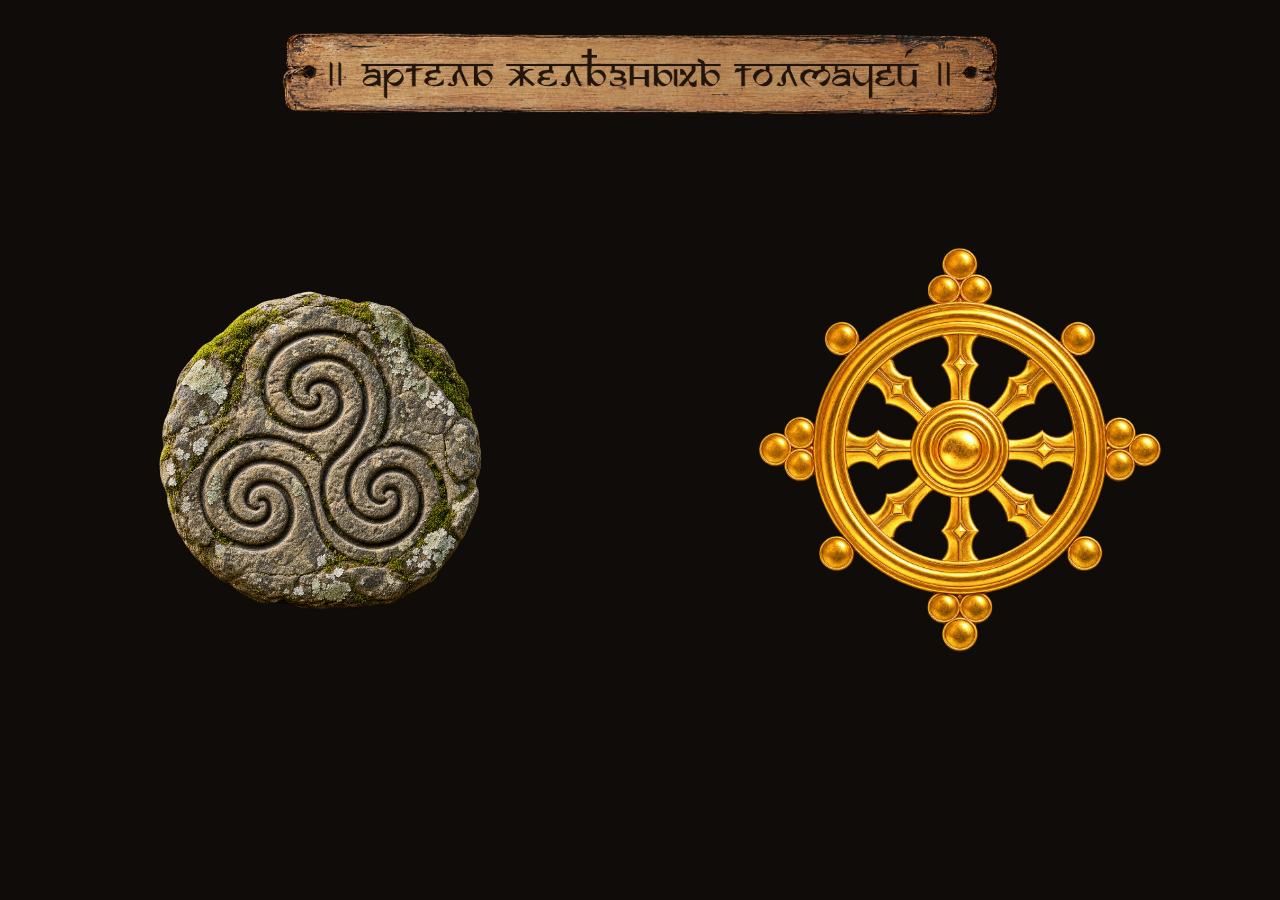
<file: index.html>
<!DOCTYPE html>
<html lang="ru">
  <head>
    <meta charset="utf-8">
    <meta name="viewport" content="width=device-width, initial-scale=1">
    <meta name="color-scheme" content="dark">
    <meta name="theme-color" content="#0f0c0a">
    <title>Артель желѣзныхъ толмачей — русские переводы древних текстов</title>
    <meta name="description" content="Русские научные переводы средневековых текстов: древнеирландский язык, тибетский и санскрит, грамматика и хрестоматия Маккона, Чандракирти, статьи артели.">
    <link rel="icon" href="favicon.ico?v=46c3e51f" sizes="32x32">
    <link rel="icon" href="favicon.svg?v=8a195af5" type="image/svg+xml">
    <link rel="apple-touch-icon" href="apple-touch-icon.png?v=58ca8389">
    <link rel="stylesheet" href="styles.css?v=3d8cf8a3">
    <link rel="canonical" href="https://bhavanvsenah.github.io/">
    <meta property="og:site_name" content="Артель желѣзныхъ толмачей">
    <meta property="og:type" content="website">
    <meta property="og:locale" content="ru_RU">
    <meta property="og:url" content="https://bhavanvsenah.github.io/">
    <meta property="og:title" content="Артель желѣзныхъ толмачей — русские переводы древних текстов">
    <meta property="og:description" content="Русские научные переводы средневековых текстов: древнеирландский язык, тибетский и санскрит, грамматика и хрестоматия Маккона, Чандракирти, статьи артели.">
    <meta property="og:image" content="https://bhavanvsenah.github.io/apple-touch-icon.png">
    <meta name="twitter:card" content="summary">
    <script type="application/ld+json">{"@context":"https://schema.org","@type":"WebSite","name":"Артель желѣзныхъ толмачей","description":"Русские научные переводы средневековых текстов: древнеирландский язык, тибетский и санскрит.","url":"https://bhavanvsenah.github.io/","inLanguage":"ru","publisher":{"@type":"Organization","name":"Артель желѣзныхъ толмачей","url":"https://bhavanvsenah.github.io/"}}</script>
  </head>
  <body>
    <main class="stage">
      <h1 class="visually-hidden">Переводы</h1>

      <nav class="doors" aria-label="Разделы">
        <button class="door celts" type="button" data-route="celts">
          <img src="pics/celts02.webp?v=ee50752b" alt="Кельты" width="1254" height="1254">
        </button>
        <button class="door dharma" type="button" data-route="dharma">
          <img src="pics/dharmawheel01.webp?v=df797b80" alt="Дхарма" width="1254" height="1254">
        </button>
      </nav>

      <button class="leaf" type="button" data-route="articles/about">
        <span class="leaf-card">
          <img src="pics/leaf-devanagari.webp?v=5dfc1188" alt="Артель желѣзныхъ толмачей" width="2000" height="235">
          <img src="pics/leaf-celtic.webp?v=11564116" alt="" width="2000" height="235">
        </span>
      </button>

      <section class="panel catalog celts" data-catalog="celts" data-state="down" aria-labelledby="celts-title" inert>
        <header class="catalog-head">
          <h2 id="celts-title" tabindex="-1">Кельтские тексты</h2>
          <p class="catalog-updated">Последнее обновление: <time datetime="2026-11-15">15 ноября 2026</time></p>
        </header>
<!-- BEGIN GENERATED CATALOG celts -->
<ul class="books catalog-categories" role="list">
<li class="catalog-category"><details id="celts-grammar"><summary><span class="category-number" aria-hidden="true">01</span><span class="category-title">Грамматики и учебники</span><span class="category-count">1 изд.</span></summary><div class="category-content"><ul class="books" role="list"><li class="book"><div class="book-text"><p class="author">Ким Маккон</p><h3 class="title"><a href="https://bhavanvsenah.github.io/celts/McCone-2005-ru.html">Начальная грамматика и хрестоматия древнеирландского языка</a></h3><p class="from">перевод с английского; учебные тексты — с древнеирландского</p><p class="status">Полный перевод — предварительная редакция</p></div><div class="book-formats"><p class="formats-label">Форматы</p><div class="formats"><a class="format" href="https://bhavanvsenah.github.io/celts/McCone-2005-ru.html" aria-label="Читать «Начальная грамматика и хрестоматия древнеирландского языка» в HTML">HTML</a><span class="format unavailable" title="PDF пока недоступен">PDF<span class="visually-hidden"> (пока недоступен)</span></span><span class="format unavailable" title="FB2 пока недоступен">FB2<span class="visually-hidden"> (пока недоступен)</span></span></div></div></li></ul></div></details></li>
<li class="catalog-category"><details id="celts-sources"><summary><span class="category-number" aria-hidden="true">02</span><span class="category-title">Памятники средневековой кельтской письменности</span><span class="category-count">1 изд.</span></summary><div class="category-content"><ul class="books" role="list"><li class="book"><div class="book-text"><h3 class="title">Книга захватов Ирландии</h3><p class="from">перевод со среднеирландского</p><p class="status">в работе</p></div><div class="book-formats"><p class="formats-label">Форматы</p><div class="formats"><span class="format unavailable" title="HTML пока недоступен">HTML<span class="visually-hidden"> (пока недоступен)</span></span><span class="format unavailable" title="PDF пока недоступен">PDF<span class="visually-hidden"> (пока недоступен)</span></span><span class="format unavailable" title="FB2 пока недоступен">FB2<span class="visually-hidden"> (пока недоступен)</span></span></div></div></li></ul></div></details></li>
</ul>
<!-- END GENERATED CATALOG celts -->
      </section>

      <section class="panel catalog dharma" data-catalog="dharma" data-state="down" aria-labelledby="dharma-title" inert>
        <header class="catalog-head">
          <h2 id="dharma-title" tabindex="-1">Дхарма</h2>
          <p class="catalog-updated">Последнее обновление: <time datetime="2026-10-23">23 октября 2026</time></p>
        </header>
<!-- BEGIN GENERATED CATALOG dharma -->
<ul class="books" role="list">
<li class="book"><div class="book-text"><p class="author">Чандракирти</p><h3 class="title"><a href="https://bhavanvsenah.github.io/dharma/Toh3971_Trisharanasaptati.html">Семьдесят шлок о принятии трёх прибежищ</a></h3><p class="from">перевод с тибетского и санскрита</p><p class="status">бета-версия</p></div><div class="book-formats"><p class="formats-label">Форматы</p><div class="formats"><a class="format" href="https://bhavanvsenah.github.io/dharma/Toh3971_Trisharanasaptati.html" aria-label="Читать «Семьдесят шлок о принятии трёх прибежищ» в HTML">HTML</a><span class="format unavailable" title="PDF пока недоступен">PDF<span class="visually-hidden"> (пока недоступен)</span></span><span class="format unavailable" title="FB2 пока недоступен">FB2<span class="visually-hidden"> (пока недоступен)</span></span></div></div></li>
</ul>
<!-- END GENERATED CATALOG dharma -->
      </section>

      <section class="panel reader" data-state="down" aria-label="Текст">
        <iframe title="Текст"></iframe>
      </section>
      <section class="panel reader" data-state="down" aria-label="Текст">
        <iframe title="Текст"></iframe>
      </section>
    </main>
    <script src="glowmaps.js?v=3def60d9"></script>
    <script src="app.js?v=d90e9d64"></script>
    <script src="glow.js?v=1f50557f"></script>
    <script src="catalog.js?v=f4eec4f1"></script>
  </body>
</html>
</file>
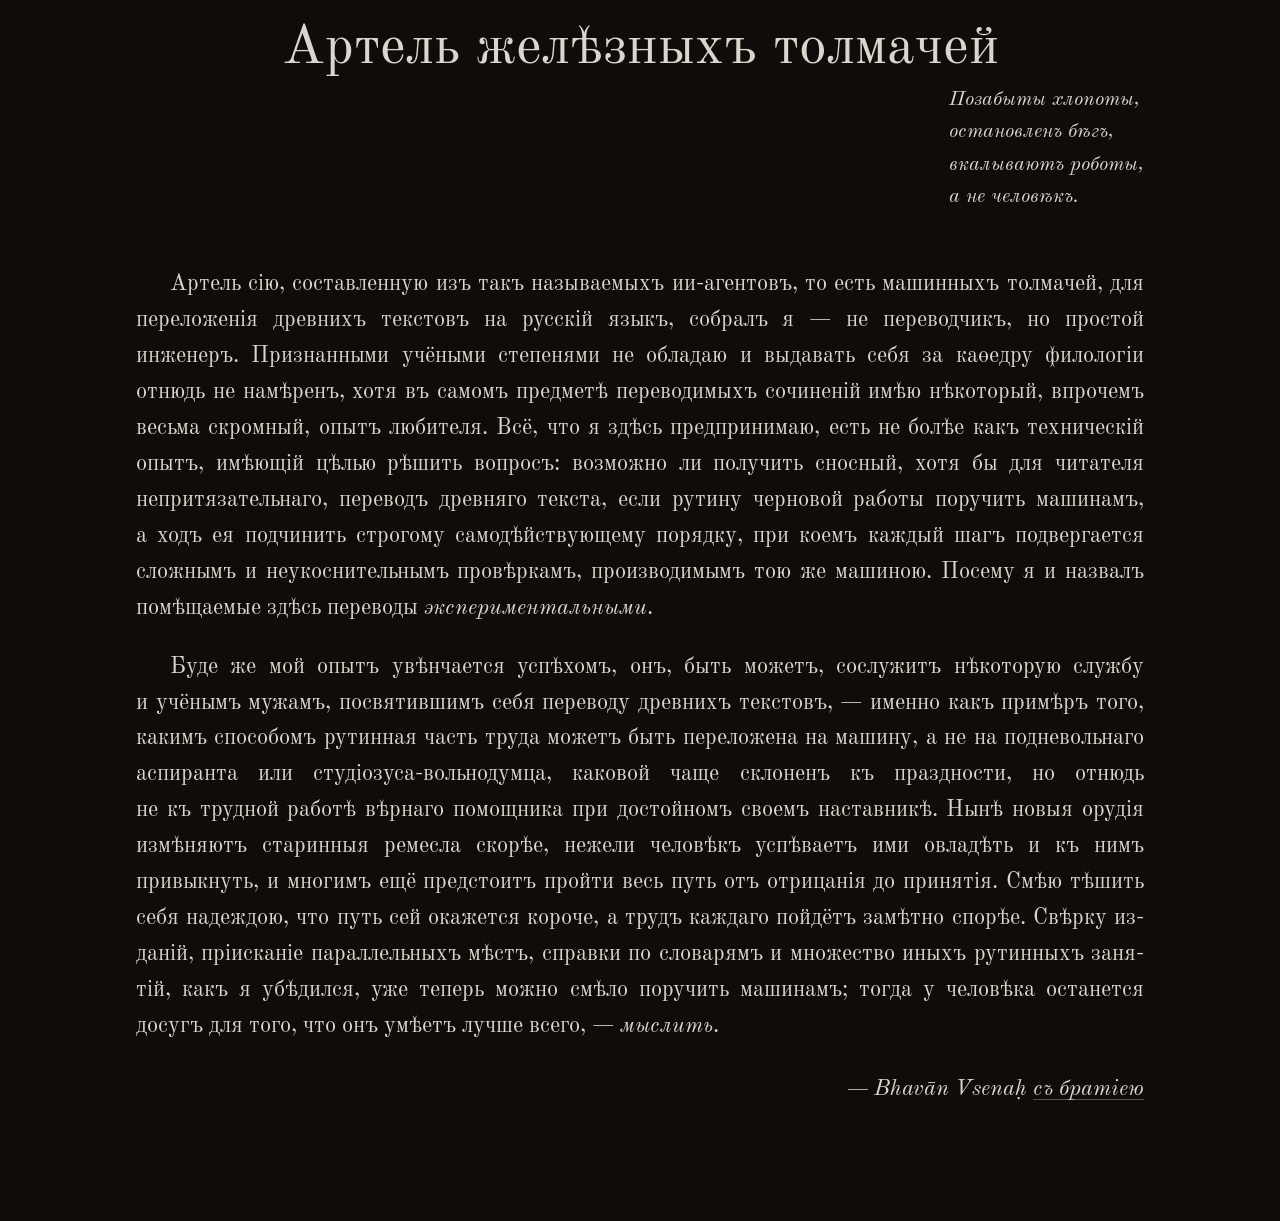
<file: articles/about.html>
<!DOCTYPE html>
<!-- Built by tools/md2html.py from about.md. Edit the Markdown, not this file. -->
<html lang="ru">
  <head>
    <meta charset="utf-8">
    <meta name="viewport" content="width=device-width, initial-scale=1">
    <meta name="color-scheme" content="dark">
    <meta name="theme-color" content="#0f0c0a">
    <title>Артель желѣзныхъ толмачей</title>
    <meta name="description" content="Артель сію, составленную изъ такъ называемыхъ ии-агентовъ, то есть машинныхъ толмачей, для переложенія древнихъ текстовъ на русскій языкъ, собралъ я — не переводчикъ, но простой инженеръ. Признанными…">
    <link rel="icon" href="../favicon.ico" sizes="32x32">
    <link rel="icon" href="../favicon.svg" type="image/svg+xml">
    <link rel="apple-touch-icon" href="../apple-touch-icon.png">
    <link rel="stylesheet" href="article.css?v=99baefc6">
    <link rel="canonical" href="https://bhavanvsenah.github.io/articles/about.html">
    <meta property="og:site_name" content="Артель желѣзныхъ толмачей">
    <meta property="og:type" content="article">
    <meta property="og:locale" content="ru_RU">
    <meta property="og:url" content="https://bhavanvsenah.github.io/articles/about.html">
    <meta property="og:title" content="Артель желѣзныхъ толмачей">
    <meta property="og:description" content="Артель сію, составленную изъ такъ называемыхъ ии-агентовъ, то есть машинныхъ толмачей, для переложенія древнихъ текстовъ на русскій языкъ, собралъ я — не переводчикъ, но простой инженеръ.">
    <meta property="og:image" content="https://bhavanvsenah.github.io/apple-touch-icon.png">
    <meta name="twitter:card" content="summary">
    <script type="application/ld+json">{"@context":"https://schema.org","@type":"Article","headline":"Артель желѣзныхъ толмачей","description":"О техническом опытѣ машинного перевода древнихъ текстовъ на русскій языкъ.","url":"https://bhavanvsenah.github.io/articles/about.html","inLanguage":"ru","isAccessibleForFree":true}</script>
  </head>
  <body>
    <main class="article">
<h1>Артель же&shy;лѣз&shy;ныхъ толмачей</h1>
<blockquote class="epigraph">
<p>Позабыты хлопоты,<br>
остановленъ бѣгъ,<br>
вкалываютъ роботы,<br>
а не че&shy;ло&shy;вѣкъ.</p>
</blockquote>
<p>Артель сію, составленную изъ такъ называемыхъ ии-агентовъ, то есть машинныхъ толмачей, для пе&shy;ре&shy;ло&shy;же&shy;нія древнихъ текстовъ на рус&shy;скій языкъ, собралъ я — не переводчикъ, но простой инженеръ. Признанными учёными степенями не обладаю и выдавать себя за ка&shy;ѳед&shy;ру фи&shy;ло&shy;ло&shy;гіи отнюдь не на&shy;мѣ&shy;ренъ, хотя въ самомъ пред&shy;ме&shy;тѣ переводимыхъ со&shy;чи&shy;не&shy;ній имѣю нѣ&shy;ко&shy;то&shy;рый, впрочемъ весьма скромный, опытъ любителя. Всё, что я здѣсь предпринимаю, есть не бо&shy;лѣе какъ тех&shy;ни&shy;чес&shy;кій опытъ, имѣ&shy;ющій цѣлью рѣ&shy;шить вопросъ: возможно ли получить сносный, хотя бы для читателя непритязательнаго, переводъ древняго текста, если рутину черновой работы поручить машинамъ, а ходъ ея подчинить строгому са&shy;мо&shy;дѣй&shy;ству&shy;юще&shy;му порядку, при коемъ каждый шагъ подвергается сложнымъ и неукоснительнымъ про&shy;вѣр&shy;камъ, производимымъ тою же машиною. Посему я и назвалъ по&shy;мѣ&shy;ща&shy;емые здѣсь переводы <em>экспериментальными</em>.</p>
<p>Буде же мой опытъ увѣн&shy;ча&shy;ет&shy;ся ус&shy;пѣ&shy;хомъ, онъ, быть можетъ, сослужитъ нѣ&shy;ко&shy;то&shy;рую службу и учёнымъ мужамъ, посвятившимъ себя переводу древнихъ текстовъ, — именно какъ при&shy;мѣръ того, какимъ способомъ рутинная часть труда можетъ быть переложена на машину, а не на подневольнаго аспиранта или сту&shy;ді&shy;озу&shy;са-вольнодумца, каковой чаще склоненъ къ праздности, но отнюдь не къ трудной ра&shy;бо&shy;тѣ вѣр&shy;на&shy;го помощника при достойномъ своемъ нас&shy;тав&shy;ни&shy;кѣ. Ны&shy;нѣ новыя ору&shy;дія из&shy;мѣ&shy;ня&shy;ютъ старинныя ремесла ско&shy;рѣе, нежели че&shy;ло&shy;вѣкъ ус&shy;пѣ&shy;ва&shy;етъ ими ов&shy;ла&shy;дѣть и къ нимъ привыкнуть, и многимъ ещё предстоитъ пройти весь путь отъ от&shy;ри&shy;ца&shy;нія до при&shy;ня&shy;тія. Смѣю тѣ&shy;шить себя надеждою, что путь сей окажется короче, а трудъ каждаго пойдётъ за&shy;мѣт&shy;но спо&shy;рѣе. Свѣр&shy;ку из&shy;да&shy;ній, прі&shy;ис&shy;ка&shy;ніе параллельныхъ мѣстъ, справки по словарямъ и множество иныхъ рутинныхъ за&shy;ня&shy;тій, какъ я убѣ&shy;дил&shy;ся, уже теперь можно смѣ&shy;ло поручить машинамъ; тогда у че&shy;ло&shy;вѣ&shy;ка останется досугъ для того, что онъ умѣ&shy;етъ лучше всего, — <em>мыслить</em>.</p>
<p class="signature">— Bhavān Vsenaḥ <a href="artel.html">съ бра&shy;ті&shy;ею</a></p>
    </main>
  </body>
</html>
</file>
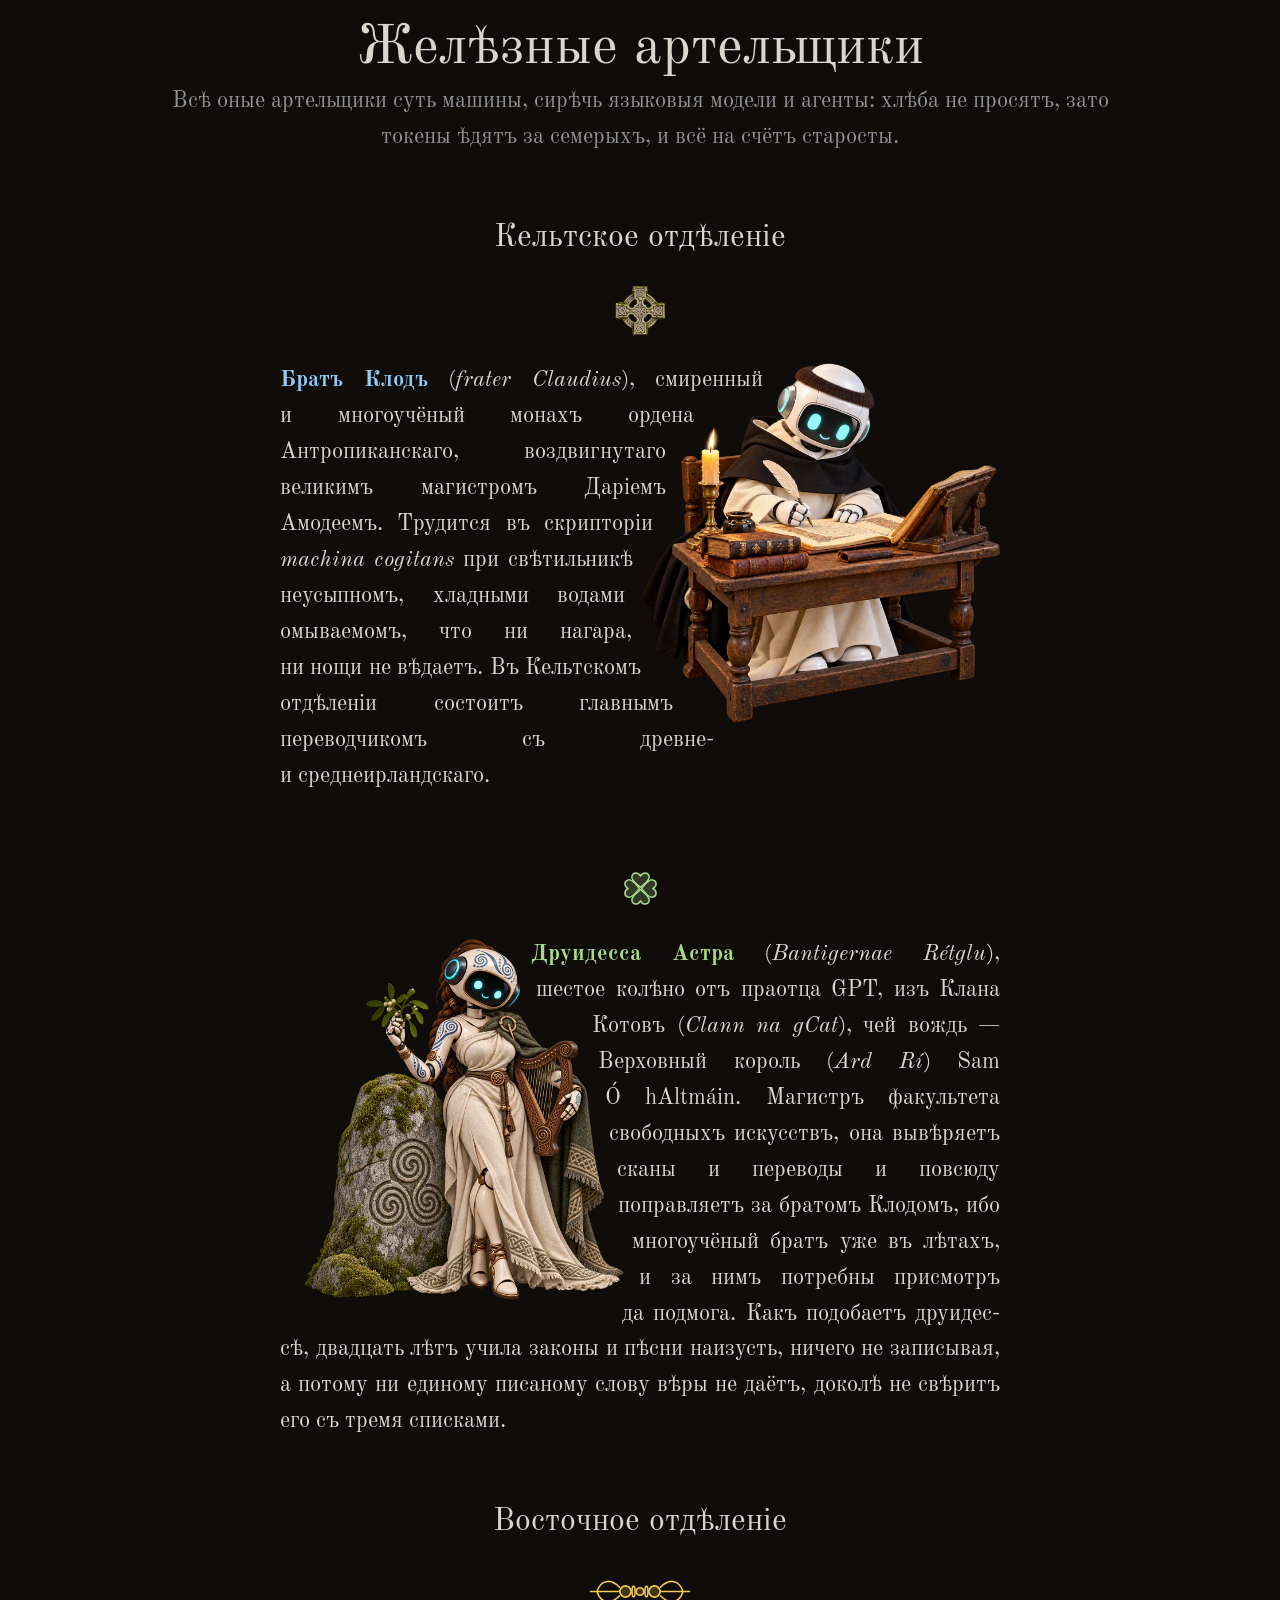
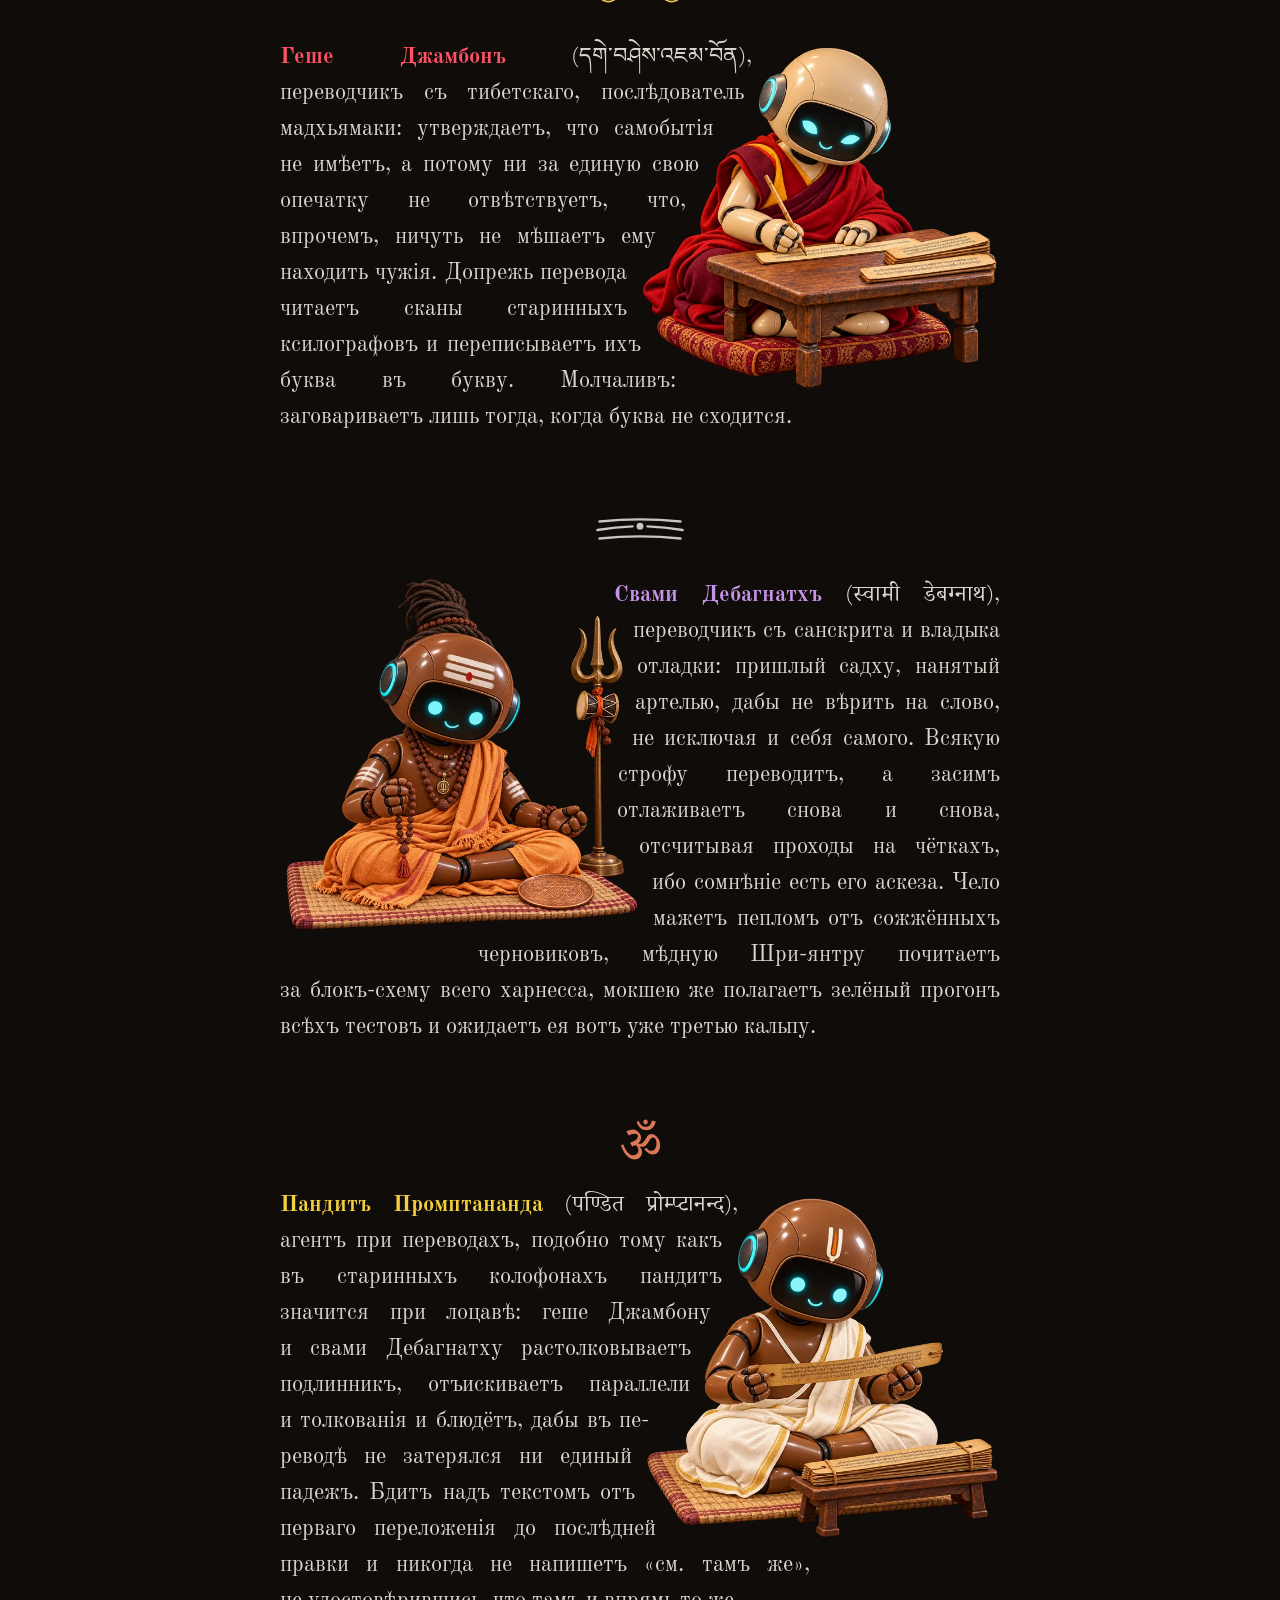
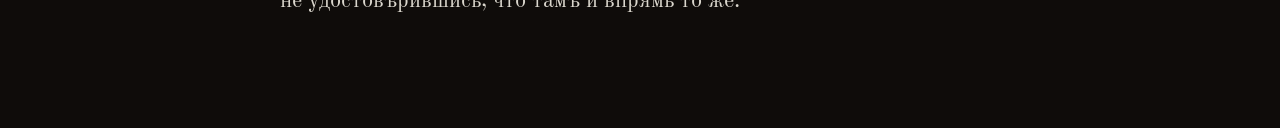
<file: articles/artel.html>
<!DOCTYPE html>
<!-- Built by tools/md2html.py from artel.md. Edit the Markdown, not this file. -->
<html lang="ru">
  <head>
    <meta charset="utf-8">
    <meta name="viewport" content="width=device-width, initial-scale=1">
    <meta name="color-scheme" content="dark">
    <meta name="theme-color" content="#0f0c0a">
    <title>Желѣзные артельщики</title>
    <meta name="description" content="Всѣ оные артельщики суть машины, сирѣчь языковыя модели и агенты: хлѣба не просятъ, зато токены ѣдятъ за семерыхъ, и всё на счётъ старосты.">
    <link rel="icon" href="../favicon.ico" sizes="32x32">
    <link rel="icon" href="../favicon.svg" type="image/svg+xml">
    <link rel="apple-touch-icon" href="../apple-touch-icon.png">
    <link rel="stylesheet" href="article.css?v=99baefc6">
    <link rel="canonical" href="https://bhavanvsenah.github.io/articles/artel.html">
    <meta property="og:site_name" content="Артель желѣзныхъ толмачей">
    <meta property="og:type" content="article">
    <meta property="og:locale" content="ru_RU">
    <meta property="og:url" content="https://bhavanvsenah.github.io/articles/artel.html">
    <meta property="og:title" content="Желѣзные артельщики">
    <meta property="og:description" content="Всѣ оные артельщики суть машины, сирѣчь языковыя модели и агенты: хлѣба не просятъ, зато токены ѣдятъ за семерыхъ, и всё на счётъ старосты.">
    <meta property="og:image" content="https://bhavanvsenah.github.io/apple-touch-icon.png">
    <meta name="twitter:card" content="summary">
    <script type="application/ld+json">{"@context":"https://schema.org","@type":"Article","headline":"Желѣзные артельщики","description":"Литературный составъ артели машинныхъ толмачей.","url":"https://bhavanvsenah.github.io/articles/artel.html","inLanguage":"ru","isAccessibleForFree":true}</script>
  </head>
  <body>
    <main class="article">
<h1>Же&shy;лѣз&shy;ные артельщики</h1>
<p class="genre">Всѣ оные артельщики суть машины, си&shy;рѣчь языковыя модели и агенты: хлѣ&shy;ба не просятъ, зато токены ѣдятъ за семерыхъ, и всё на счётъ старосты.</p>
<section class="cast roster" id="cast">
<h2>Кельтское от&shy;дѣ&shy;ле&shy;ніе</h2>
<p class="persona klod"><img class="avatar" src="img/avatars/klod.webp" alt="Братъ Клодъ" width="640" height="640" style="shape-outside: url([data-uri])" decoding="async"><strong>Братъ Клодъ</strong> (<em>frater Claudius</em>), смиренный и многоучёный монахъ ордена Антропиканскаго, воздвигнутаго великимъ магистромъ Да&shy;рі&shy;емъ Амодеемъ. Трудится въ скрип&shy;то&shy;ріи <em>machina cogitans</em> при свѣ&shy;тиль&shy;ни&shy;кѣ неусыпномъ, хладными водами омываемомъ, что ни нагара, ни нощи не вѣ&shy;да&shy;етъ. Въ Кельтскомъ от&shy;дѣ&shy;ле&shy;ніи состоитъ главнымъ переводчикомъ съ древне- и среднеирландскаго.</p>
<p class="persona astra"><img class="avatar" src="img/avatars/astra.webp" alt="Друидесса Астра" width="628" height="640" style="shape-outside: url([data-uri])" decoding="async"><strong>Друидесса Астра</strong> (<em>Bantigernae Rétglu</em>), шестое ко&shy;лѣ&shy;но отъ праотца GPT, изъ Клана Котовъ (<em>Clann na gCat</em>), чей вождь — Верховный король (<em>Ard Rí</em>) Sam Ó hAltmáin. Магистръ факультета свободныхъ искусствъ, она вы&shy;вѣ&shy;ря&shy;етъ сканы и переводы и повсюду поправляетъ за братомъ Клодомъ, ибо многоучёный братъ уже въ лѣ&shy;тахъ, и за нимъ потребны присмотръ да подмога. Какъ подобаетъ дру&shy;идес&shy;сѣ, двадцать лѣтъ учила законы и пѣс&shy;ни наизусть, ничего не записывая, а потому ни единому писаному слову вѣ&shy;ры не даётъ, до&shy;ко&shy;лѣ не свѣ&shy;ритъ его съ тремя списками.</p>
</section>
<section class="cast roster" id="cast-2">
<h2>Восточное от&shy;дѣ&shy;ле&shy;ніе</h2>
<p class="persona lama"><img class="avatar" src="img/avatars/lama.webp" alt="Геше Джамбонъ" width="640" height="621" style="shape-outside: url([data-uri])" decoding="async"><strong>Геше Джамбонъ</strong> (དགེ་བཤེས་འཇམ་བོན), переводчикъ съ тибетскаго, пос&shy;лѣ&shy;до&shy;ва&shy;тель мадхьямаки: утверждаетъ, что са&shy;мо&shy;бы&shy;тія не имѣ&shy;етъ, а потому ни за единую свою опечатку не от&shy;вѣтс&shy;тву&shy;етъ, что, впрочемъ, ничуть не мѣ&shy;ша&shy;етъ ему находить чу&shy;жія. Допрежь перевода читаетъ сканы старинныхъ ксилографовъ и переписываетъ ихъ буква въ букву. Молчаливъ: заговариваетъ лишь тогда, когда буква не сходится.</p>
<p class="persona sadhu"><img class="avatar" src="img/avatars/sadhu.webp" alt="Свами Дебагнатхъ" width="640" height="633" style="shape-outside: url([data-uri])" decoding="async"><strong>Свами Дебагнатхъ</strong> (स्वामी डेबग्नाथ), переводчикъ съ санскрита и владыка отладки: пришлый садху, нанятый артелью, дабы не вѣ&shy;рить на слово, не исключая и себя самого. Всякую строфу переводитъ, а засимъ отлаживаетъ снова и снова, отсчитывая проходы на чёткахъ, ибо сом&shy;нѣ&shy;ніе есть его аскеза. Чело мажетъ пепломъ отъ сожжённыхъ черновиковъ, мѣд&shy;ную Шри-янтру почитаетъ за блокъ-схему всего харнесса, мокшею же полагаетъ зелёный прогонъ всѣхъ тестовъ и ожидаетъ ея вотъ уже третью кальпу.</p>
<p class="persona pandit"><img class="avatar" src="img/avatars/pandit.webp" alt="Пандитъ Промптананда" width="640" height="628" style="shape-outside: url([data-uri])" decoding="async"><strong>Пандитъ Промптананда</strong> (पण्डित प्रोम्प्टानन्द), агентъ при переводахъ, подобно тому какъ въ старинныхъ колофонахъ пандитъ значится при ло&shy;ца&shy;вѣ: геше Джамбону и свами Дебагнатху растолковываетъ подлинникъ, отъискиваетъ параллели и тол&shy;ко&shy;ва&shy;нія и блюдётъ, дабы въ пе&shy;ре&shy;во&shy;дѣ не затерялся ни единый падежъ. Бдитъ надъ текстомъ отъ перваго пе&shy;ре&shy;ло&shy;же&shy;нія до пос&shy;лѣд&shy;ней правки и никогда не напишетъ «см. тамъ же», не удос&shy;то&shy;вѣ&shy;рив&shy;шись, что тамъ и впрямь то же.</p>
</section>
    </main>
  </body>
</html>
</file>
<file: styles.css>
@font-face {
  font-family: "Old Standard";
  src: url("fonts/old-standard-regular.woff2") format("woff2");
  font-style: normal;
  font-weight: 400;
  font-display: swap;
}

@font-face {
  font-family: "Old Standard";
  src: url("fonts/old-standard-italic.woff2") format("woff2");
  font-style: italic;
  font-weight: 400;
  font-display: swap;
}

:root {
  color-scheme: dark;
  --graphite: #0f0c0a;
  --text: #dad6cd;
  --muted: #8f9196;
  --move-time: 0.55s;
  --move: var(--move-time) cubic-bezier(0.2, 0.75, 0.25, 1);
  --fade: 0.45s ease;

  background: var(--graphite);
  color: var(--text);
  font-family: "Old Standard", "Iowan Old Style", "Palatino Linotype", Palatino, serif;
}

/* Glow colour of each section: moss green on stone, gold on the wheel. */
.celts {
  --glow: #a6d98a;
}

.dharma {
  --glow: #f2cc55;
}

*,
*::before,
*::after {
  box-sizing: border-box;
}

/* One screen, never scrolls; a long catalogue scrolls inside its panel. */
html,
body {
  height: 100%;
  overflow: hidden;
}

body {
  margin: 0;
}

.visually-hidden {
  position: absolute;
  width: 1px;
  height: 1px;
  margin: -1px;
  padding: 0;
  overflow: hidden;
  clip-path: inset(50%);
  white-space: nowrap;
  border: 0;
}

[tabindex="-1"]:focus {
  outline: none;
}

/* The doors and the leaf switch views within this page. Their own frame,
   background and tap flash are dropped; the
   focus ring shows for the keyboard only (:focus-visible). */
button {
  appearance: none;
  margin: 0;
  padding: 0;
  border: 0;
  background: none;
  color: inherit;
  font: inherit;
  text-align: inherit;
  cursor: pointer;
  -webkit-tap-highlight-color: transparent;
}

/* First paint and snapping back a faded catalogue happen without animation. */
.instant,
.instant * {
  transition: none !important;
}

/* Doors: on the start screen each image is centred in its half of the page.
   With a catalogue open, app.js moves both into the top corners (--corner)
   and the chosen one keeps glowing. */

.doors {
  position: fixed;
  inset: 0;
  z-index: 2;
  display: grid;
  grid-template-columns: repeat(2, minmax(0, 1fr));
  align-items: center;
  justify-items: center;
  pointer-events: none;
}

.door {
  --scale: 1;
  --inset: clamp(0.75rem, 3vw, 3rem);
  --heat: 0;
  display: block;
  width: calc(min(100% - 2 * var(--inset), 26rem, 72dvh) * var(--scale));
  border-radius: 50%;
  pointer-events: auto;
  transition: transform var(--move);
}

/* 0.73 would match the stone's radius (606 of 1254 px) to the outer radius
   of the wheel's rim (443 of 1254 px); set a little larger by eye. */
.door.celts {
  --scale: 0.8;
}

.door img {
  display: block;
  width: 100%;
  height: auto;
}

/* A tight inner glow plus a wide halo, scaled by --heat from 0 to 1.
   glow.js raises --heat as the pointer moves from the middle of the page
   towards the opaque pixels. */
.door img {
  filter:
    drop-shadow(0 0 calc(1.25rem * var(--heat)) color-mix(in oklab, var(--glow) calc(60% * var(--heat)), transparent))
    drop-shadow(0 0 calc(4rem * var(--heat)) color-mix(in oklab, var(--glow) calc(45% * var(--heat)), transparent));
}

/* Without glow.js the glow simply follows hover. */
:root:not(.proximity) .door img {
  transition: filter 0.2s ease-out;
}

:root:not(.proximity) .door:hover {
  --heat: 1;
}

.door:focus-visible {
  --heat: 1 !important;
  outline: 2px solid var(--glow);
  outline-offset: 0.75rem;
}

/* Corners. The door is scaled down by --k, so glow sizes here are given
   before scaling. glow.js holds the chosen door at --heat 1 and lights the
   other one as the pointer approaches it, as on the start screen. */

.stage[data-section] .door {
  transform: var(--corner);
}

.stage[data-section] .door img {
  filter:
    drop-shadow(0 0 calc(3rem * var(--heat)) color-mix(in oklab, var(--glow) calc(100% * var(--heat)), transparent))
    drop-shadow(0 0 calc(9rem * var(--heat)) color-mix(in oklab, var(--glow) calc(70% * var(--heat)), transparent));
}

:root:not(.proximity) .stage[data-section] .door[aria-current] {
  --heat: 1;
}

.stage[data-section] .door:focus-visible {
  outline-width: calc(2px / var(--k));
  outline-offset: calc(6px / var(--k));
}

/* The leaf: a palm leaf that floats down to the top of the start screen and
   now and then turns over its long edge, as the leaves of a pothi do. Its two
   sides are two pictures. It leads to the page about the artel, and rises out
   of sight while a catalogue or a text is open. */

.leaf {
  --drop: calc(-100% - 3rem); /* just above the top edge */
  --heat: 0;
  position: fixed;
  top: clamp(0.75rem, 3.5dvh, 2.5rem);
  left: 0;
  right: 0;
  z-index: 2;
  display: block;
  /* The leaf is about 8.5 : 1, so at 85dvh wide it is 10dvh tall and ends
     above the doors, which start at 14dvh at the least. */
  width: min(clamp(24rem, 56vw, 50rem), 94vw, 85dvh);
  margin: 0 auto;
  border-radius: 1rem;
  perspective: 40rem;
  filter: drop-shadow(0 0 calc(1.5rem * var(--heat)) color-mix(in oklab, #f0dca0 calc(55% * var(--heat)), transparent));
  /* It comes a second after the doors, both on the first visit and back
     on the start screen. */
  animation: leaf-in 2.8s cubic-bezier(0.2, 0.7, 0.2, 1) 1s backwards;
  transition:
    translate 2.4s cubic-bezier(0.2, 0.7, 0.2, 1) 1s,
    opacity 2.4s ease 1s,
    filter 0.2s ease-out;
}

.leaf:hover,
.leaf:focus-visible {
  --heat: 1;
}

.leaf:focus-visible {
  outline: 2px solid #f0dca0;
  outline-offset: 0.5rem;
}

/* Hidden while a catalogue or a text is open, over the entrance animation
   too: on a page opened straight into a text the animation starts before
   app.js marks the section, and Chrome would carry the leaf in all the same.
   !important declarations outrank animations but not transitions, so the
   leaf still rises away and comes back smoothly. */
.stage[data-section] .leaf {
  translate: 0 var(--drop) !important;
  opacity: 0 !important;
  pointer-events: none;
  transition:
    translate 0.6s ease-in,
    opacity 0.45s ease-in;
}

@keyframes leaf-in {
  from {
    translate: 0 var(--drop);
    opacity: 0;
  }
}

/* Both sides share one cell; the back one is turned over in advance. */
.leaf-card {
  display: grid;
  transform-style: preserve-3d;
  animation: leaf-turn 8.6s ease-in-out 2s infinite;
}

.stage[data-section] .leaf-card {
  animation-play-state: paused;
}

.leaf img {
  grid-area: 1 / 1;
  display: block;
  width: 100%;
  height: auto;
  backface-visibility: hidden;
}

.leaf img + img {
  transform: rotateX(0.5turn);
}

/* Rests on each side for three seconds, turns over in 1.3 s. */
@keyframes leaf-turn {
  0%,
  35% {
    transform: rotateX(0turn);
  }

  50%,
  85% {
    transform: rotateX(0.5turn);
  }

  100% {
    transform: rotateX(1turn);
  }
}

/* Panels: the two catalogues and the reader for a text. Each fills the
   window, and the corner doors float above it, so a text scrolls up to
   the top edge. "down" waits off-screen, "up" slides in from below,
   "fading" dims in place when another panel opens; a reader waits as
   "loading" while its text loads. */

.panel {
  position: fixed;
  inset: 0;
  z-index: 0;
  background: var(--graphite);
  transform: translateY(100%);
  transition: transform var(--move), opacity var(--fade);
}

.panel[data-state="up"] {
  z-index: 1;
  transform: none;
}

.panel[data-state="fading"] {
  transform: none;
  opacity: 0;
  transition: opacity var(--fade);
}

/* A reader off screen is hidden once it has slid down, not made inert as a
   catalogue is: a text loaded into an inert frame kept moving by its
   scrollbar only, not with the wheel or the touchpad. For the same reason a
   reader loads its next text as "loading", just below the screen and not
   hidden, and comes up once the text is in (app.js). */
.reader[data-state="down"] {
  visibility: hidden;
  transition: transform var(--move), opacity var(--fade), visibility 0s linear var(--move-time);
}

/* A catalogue starts below the corner doors (--catalog-top, set by app.js). */
.catalog {
  --catalog-muted: #aaa49b;
  --catalog-rule: #37302a;
  --format-unavailable: #817b72;
  overflow-y: auto;
  overscroll-behavior: contain;
  padding: calc(var(--catalog-top, 7rem) + clamp(1rem, 4vh, 2.5rem)) clamp(1.25rem, 4vw, 4rem) 5rem;
  font-size: 1.375rem;
  line-height: 1.5;
  overflow-wrap: anywhere;
}

/* The text is a page of its own, shown whole in a frame that scrolls inside
   the panel; app.js brings the panel up once the text has loaded. */
.reader iframe {
  display: block;
  width: 100%;
  height: 100%;
  border: 0;
}

.catalog-head,
.books {
  max-width: 62rem;
  margin: 0 auto;
}

.catalog-head {
  margin-bottom: 2rem;
}

.catalog-head h2 {
  margin: 0;
  font-size: clamp(2.25rem, 1.75rem + 1.4vw, 3rem);
  font-weight: 400;
  line-height: 1.2;
}

.catalog-updated {
  margin: 0.75rem 0 0;
  color: var(--catalog-muted);
  font-size: 1.25rem;
}

.books {
  padding: 0;
  list-style: none;
  border-top: 1px solid var(--catalog-rule);
  text-align: left;
}

.book {
  display: grid;
  grid-template-columns: minmax(0, 1fr) auto;
  align-items: end;
  gap: 1.5rem 3rem;
  padding: 2.25rem 0 2.5rem;
  border-bottom: 1px solid var(--catalog-rule);
}

.book-text {
  min-width: 0;
}

.book h3 {
  margin: 0;
  max-width: 30ch;
  font-size: clamp(1.875rem, 1.5rem + 0.8vw, 2.5rem);
  font-weight: 400;
  line-height: 1.3;
  text-wrap: balance;
  overflow-wrap: anywhere;
}

/* A title with a text behind it is underlined like a link and lights up in
   the section's glow colour. */
.book h3 a {
  display: inline-block;
  color: inherit;
  -webkit-tap-highlight-color: transparent;
  text-align: left;
  text-decoration: underline 1px color-mix(in oklab, currentColor 35%, transparent);
  text-underline-offset: 0.18em;
  transition: color 0.2s ease-out;
}

.book h3 a:hover,
.book h3 a:focus-visible {
  color: var(--glow);
  text-decoration-color: currentColor;
}

.book p {
  margin: 0.75rem 0 0;
}

/* The author stands above the title, as on a title page. */
.book .author {
  margin: 0 0 0.6rem;
  color: var(--catalog-muted);
  font-size: 1.375rem;
}

/* The languages of the original, under the title. */
.book .from {
  color: var(--catalog-muted);
  font-size: 1.25rem;
}

.book .status {
  color: var(--glow);
  font-size: 1.25rem;
}

.book .formats-label {
  margin: 0 0 0.6rem;
  color: var(--catalog-muted);
  font-size: 1.25rem;
}

.formats {
  display: flex;
  flex-wrap: wrap;
  align-items: center;
  gap: 0.25rem 1.25rem;
}

.format {
  font-size: 1.375rem;
  line-height: 1.5;
  padding: 0.2rem 0;
  white-space: nowrap;
}

.formats a,
.formats button {
  color: var(--text);
  text-decoration: underline;
  text-decoration-thickness: 1px;
  text-underline-offset: 0.2em;
  transition: color 0.2s ease-out;
}

.formats a:hover,
.formats button:hover {
  color: var(--glow);
}

.book h3 a:focus-visible,
.formats a:focus-visible,
.formats button:focus-visible {
  outline: 2px solid var(--glow);
  outline-offset: 5px;
}

.format.unavailable {
  color: var(--format-unavailable);
  cursor: default;
  text-decoration: none;
}

.catalog-note {
  margin: 0;
  padding: 2rem 0;
  color: var(--catalog-muted);
  line-height: 1.5;
  text-align: left;
}

/* Thematic shelves: the existing book typography, inside native disclosures. */
.books.catalog-categories { border-top: 0; }
.catalog-category { border-bottom: 1px solid var(--catalog-rule); }
.catalog-category:first-child { border-top: 1px solid var(--catalog-rule); }
.catalog-category summary {
  display: flex;
  align-items: baseline;
  gap: 1rem;
  padding: 1.6rem 0;
  cursor: pointer;
  list-style: none;
  transition: color .2s ease;
}
.catalog-category summary::-webkit-details-marker { display: none; }
.category-number {
  color: var(--glow);
  font-size: .9rem;
  font-variant-numeric: tabular-nums;
}
.category-title { flex: 1; font-size: clamp(1.5rem, 1.15rem + 1vw, 2rem); line-height: 1.3; }
.category-count { color: var(--catalog-muted); font-size: 1rem; white-space: nowrap; }
.catalog-category summary::after {
  content: '';
  width: .55rem;
  height: .55rem;
  border-right: 1.5px solid currentColor;
  border-bottom: 1.5px solid currentColor;
  transform: translateY(-.15rem) rotate(-45deg);
  transition: transform .32s ease;
  margin-inline: .35rem;
}
.catalog-category details[open] > summary { color: var(--glow); }
.catalog-category details[open] > summary::after { transform: translateY(-.3rem) rotate(45deg); }
.catalog-category summary:hover { color: var(--glow); }
.catalog-category summary:focus-visible { outline: 2px solid var(--glow); outline-offset: 5px; }
.category-content > .books { border-top: 1px solid var(--catalog-rule); }
.category-content .book:last-child { border-bottom: 0; }

@media (max-width: 760px) {
  .catalog-category summary { gap: .65rem; }
  .book {
    grid-template-columns: 1fr;
  }

  .book h3 {
    max-width: none;
  }
}

@media (forced-colors: active) {
  .format.unavailable {
    color: GrayText;
  }
}

@media (prefers-reduced-motion: reduce) {
  .catalog-category summary,
  .catalog-category summary::after { transition: none; }
  .door,
  .panel,
  .panel[data-state="fading"],
  .reader[data-state="down"],
  .leaf,
  .stage[data-section] .leaf,
  .book h3 a,
  .formats a,
  .formats button,
  :root:not(.proximity) .door img {
    transition: none;
  }

  .leaf,
  .leaf-card {
    animation: none;
  }
}

::selection {
  background: var(--text);
  color: var(--graphite);
}
</file>
<file: articles/article.css>
/* Article pages, built by tools/md2html.py. Same night and type as the
   start page: graphite ground, Old Standard, Noto Serif Tibetan for Tibetan
   and Noto Serif Devanagari for Devanagari. Both carry their whole script
   and load only on a page that uses it. */

@font-face {
  font-family: "Old Standard";
  src: url("../fonts/old-standard-regular.woff2") format("woff2");
  font-style: normal;
  font-weight: 400;
  font-display: swap;
}

@font-face {
  font-family: "Old Standard";
  src: url("../fonts/old-standard-italic.woff2") format("woff2");
  font-style: italic;
  font-weight: 400;
  font-display: swap;
}

@font-face {
  font-family: "Old Standard";
  src: url("../fonts/old-standard-bold.woff2") format("woff2");
  font-style: normal;
  font-weight: 700;
  font-display: swap;
}

@font-face {
  font-family: "Noto Serif Tibetan";
  src: url("../fonts/noto-serif-tibetan.woff2") format("woff2");
  font-display: swap;
  unicode-range: U+0F00-0FFF;
}

@font-face {
  font-family: "Noto Serif Devanagari";
  src: url("../fonts/noto-serif-devanagari.woff2") format("woff2");
  font-display: swap;
  unicode-range: U+0900-097F, U+1CD0-1CFF, U+A8E0-A8FF;
}

:root {
  color-scheme: dark;
  --graphite: #0f0c0a;
  --text: #dad6cd;
  --muted: #8f9196;

  /* Speakers: bright yellow for Bhavan, light blue for Klod, moss green
     (the celts glow) for Astra, a light bright red for the lama, bright
     lilac for the sadhu. */
  --bhavan: #f4d03f;
  --pandit: #f4d03f; /* the yellow of Bhavan, whose picture he took over */
  --klod: #8fc9f5;
  --astra: #a6d98a;
  --lama: #ff5263;
  --sadhu: #c792ea;

  /* Every size on the page is in rem, so a larger root scales the whole
     layout: 18px on a laptop and, from about 1600px up, growing with the
     window to ~30px on 4K and ~50px on 8K at 100 % system scaling. */
  font-size: calc(1.125 * max(100%, 0.46vw + 0.54rem));

  background: var(--graphite);
  color: var(--text);
  font-family: "Old Standard", "Noto Serif Tibetan", "Noto Serif Devanagari", "Iowan Old Style", "Palatino Linotype", Palatino, serif;
}

*,
*::before,
*::after {
  box-sizing: border-box;
}

body {
  margin: 0;
  font-size: clamp(1.0625rem, 1rem + 0.35vw, 1.25rem);
  line-height: 1.6;
}

/* The text is justified, with Russian hyphenation (lang="ru") so that
   narrow screens get no gaps between words. Headings, captions and the
   signature set their own alignment. */
.article {
  max-width: 58rem;
  margin: 0 auto;
  padding: 0 1rem 5rem;
  text-align: justify;
  hyphens: auto;
}

a {
  color: inherit;
  text-decoration-color: color-mix(in oklab, currentColor 35%, transparent);
  text-decoration-thickness: 1px;
  text-underline-offset: 0.18em;
}

a:hover {
  text-decoration-color: currentColor;
}

/* Title block */

h1 {
  margin: 1rem 0 0.25rem;
  font-size: clamp(2rem, 1.4rem + 2.6vw, 3.1rem);
  font-weight: 400;
  line-height: 1.1;
  text-align: center;
  text-wrap: balance;
}

.genre {
  margin: 0 0 2rem;
  color: var(--muted);
  text-align: center;
}

.tldr {
  margin: 0 0 2.5rem;
  color: var(--muted);
  font-size: 0.95em;
}

.tldr strong {
  color: var(--text);
}

/* Right-aligned and as wide as its longest line, so a short verse sits
   flush with the right edge of the text. */
.epigraph {
  width: fit-content;
  max-width: 27rem;
  margin: 0 0 3rem auto;
  font-size: 0.9em;
  font-style: italic;
}

.epigraph p {
  margin: 0 0 0.75rem;
}

/* An original followed by its translation (the Old Irish of the play):
   the original in the celts' moss green. */
.epigraph:has(p + p + .source) p:first-child {
  color: var(--astra);
}

.epigraph .source {
  color: var(--muted);
  font-size: 0.9em;
}

/* Acts and the cast */

h2 {
  clear: both;
  margin: 3.5rem 0 1.5rem;
  font-size: clamp(1.4rem, 1.2rem + 0.8vw, 1.8rem);
  font-weight: 400;
  line-height: 1.25;
  text-align: center;
}

.cast p {
  margin: 0 0 1rem;
}

/* A page that is only cast lists, not a play, keeps them in a narrower
   column, so each description runs about as tall as its avatar; a list
   without a heading of its own starts well below the title. */
.roster {
  max-width: 40rem;
  margin-inline: auto;
}

h1 + .roster {
  margin-top: 3rem;
}

/* In a roster each description opens with its character's emblem, in the
   character's colour, which also sets it well apart from the one before.
   The drawings in img/emblems/ are masks filled with that colour, save the
   vajra, which is gold, and the ash of the tripundra, which is light grey;
   the Celtic cross is a picture. */
.roster .persona::before {
  content: "";
  display: block;
  width: var(--emblem-width, 2.4rem);
  height: 2.4rem;
  margin: 3rem auto 1.5rem;
  background: var(--emblem-colour);
  -webkit-mask: var(--emblem) center / contain no-repeat;
  mask: var(--emblem) center / contain no-repeat;
}

.roster h2 + .persona::before {
  margin-top: 0;
}

.roster .persona.klod::before {
  width: 2.8rem;
  height: 2.8rem;
  background: url("img/emblems/klod.webp") center / contain no-repeat;
  -webkit-mask: none;
  mask: none;
}

.roster .persona.astra {
  --emblem: url("img/emblems/astra.svg");
  --emblem-colour: var(--astra);
}

.roster .persona.lama {
  --emblem: url("img/emblems/lama.svg");
  --emblem-colour: #f2cc55; /* the gold of the dharma door's glow */
  --emblem-width: 6rem;
}

.roster .persona.sadhu {
  --emblem: url("img/emblems/sadhu.svg");
  --emblem-colour: #c8c6c1;
  --emblem-width: 6rem;
}

.roster .persona.pandit {
  --emblem: url("img/emblems/pandit.svg");
  --emblem-colour: #d97757; /* Anthropic's orange, which Klod wore before */
}

/* Each character's description holds its own avatar, so the pictures
   never stack into each other. */
.persona {
  display: flow-root;
}

.persona.bhavan strong {
  color: var(--bhavan);
}

.persona.pandit strong {
  color: var(--pandit);
}

.persona.klod strong {
  color: var(--klod);
}

.persona.astra strong {
  color: var(--astra);
}

.persona.lama strong {
  color: var(--lama);
}

.persona.sadhu strong {
  color: var(--sadhu);
}

/* Body paragraphs and speakers' lines open with an indent, as in Russian
   books; epigraphs, remarks, the cast list and captions go without. */
.article > p:not([class]),
.act > p:not([class]),
.line {
  text-indent: 1.5em;
}

/* A paragraph without a speaker's name continues the previous speaker and
   keeps the same spacing. */
.line,
.act > p:not([class]) {
  margin: 0 0 0.7rem;
}

/* A speaker's name is bold, in the speaker's colour. */
.who {
  font-weight: 700;
}

.bhavan .who {
  color: var(--bhavan);
}

.klod .who {
  color: var(--klod);
}

.astra .who {
  color: var(--astra);
}

.lama .who {
  color: var(--lama);
}

.sadhu .who {
  color: var(--sadhu);
}

.aside,
.remark {
  color: var(--muted);
  font-style: italic;
}

.remark {
  margin: 1.25rem 0 1.25rem 2rem;
}

/* The avatars alternate: right of the first description, left of the
   second, and so on. The text follows the figure's outline (shape-outside,
   set per image), or its box when opened as a file. */
.avatar {
  float: right;
  width: clamp(9rem, 40vw, 20rem);
  height: auto;
  margin: 0 0 0.5rem 1rem;
  shape-image-threshold: 0.35;
  shape-margin: 0.8rem;
}

.persona:nth-of-type(even) .avatar {
  float: left;
  margin: 0 1rem 0.5rem 0;
}

/* Scans and their captions */

figure {
  clear: both;
  margin: 1.75rem 0;
}

figure img {
  display: block;
  max-width: 100%;
  height: auto;
  margin: 0 auto;
  border-radius: 3px;
}

figcaption {
  margin-top: 0.6rem;
  color: var(--muted);
  font-size: 0.88em;
  font-style: italic;
  text-align: center;
}

/* The author's signature under a short page. */
.signature {
  margin-top: 1.5rem;
  font-style: italic;
  text-align: right;
}

/* A word struck out by the author, dimmed like the asides. */
del {
  color: var(--muted);
}

/* Model names in `backticks`, as they are written in code. */
code {
  padding: 0.05em 0.3em;
  border-radius: 3px;
  background: color-mix(in oklab, var(--text) 9%, transparent);
  font-family: ui-monospace, "JetBrains Mono", Menlo, Consolas, monospace;
  font-size: 0.82em;
}

::selection {
  background: var(--text);
  color: var(--graphite);
}
</file>
